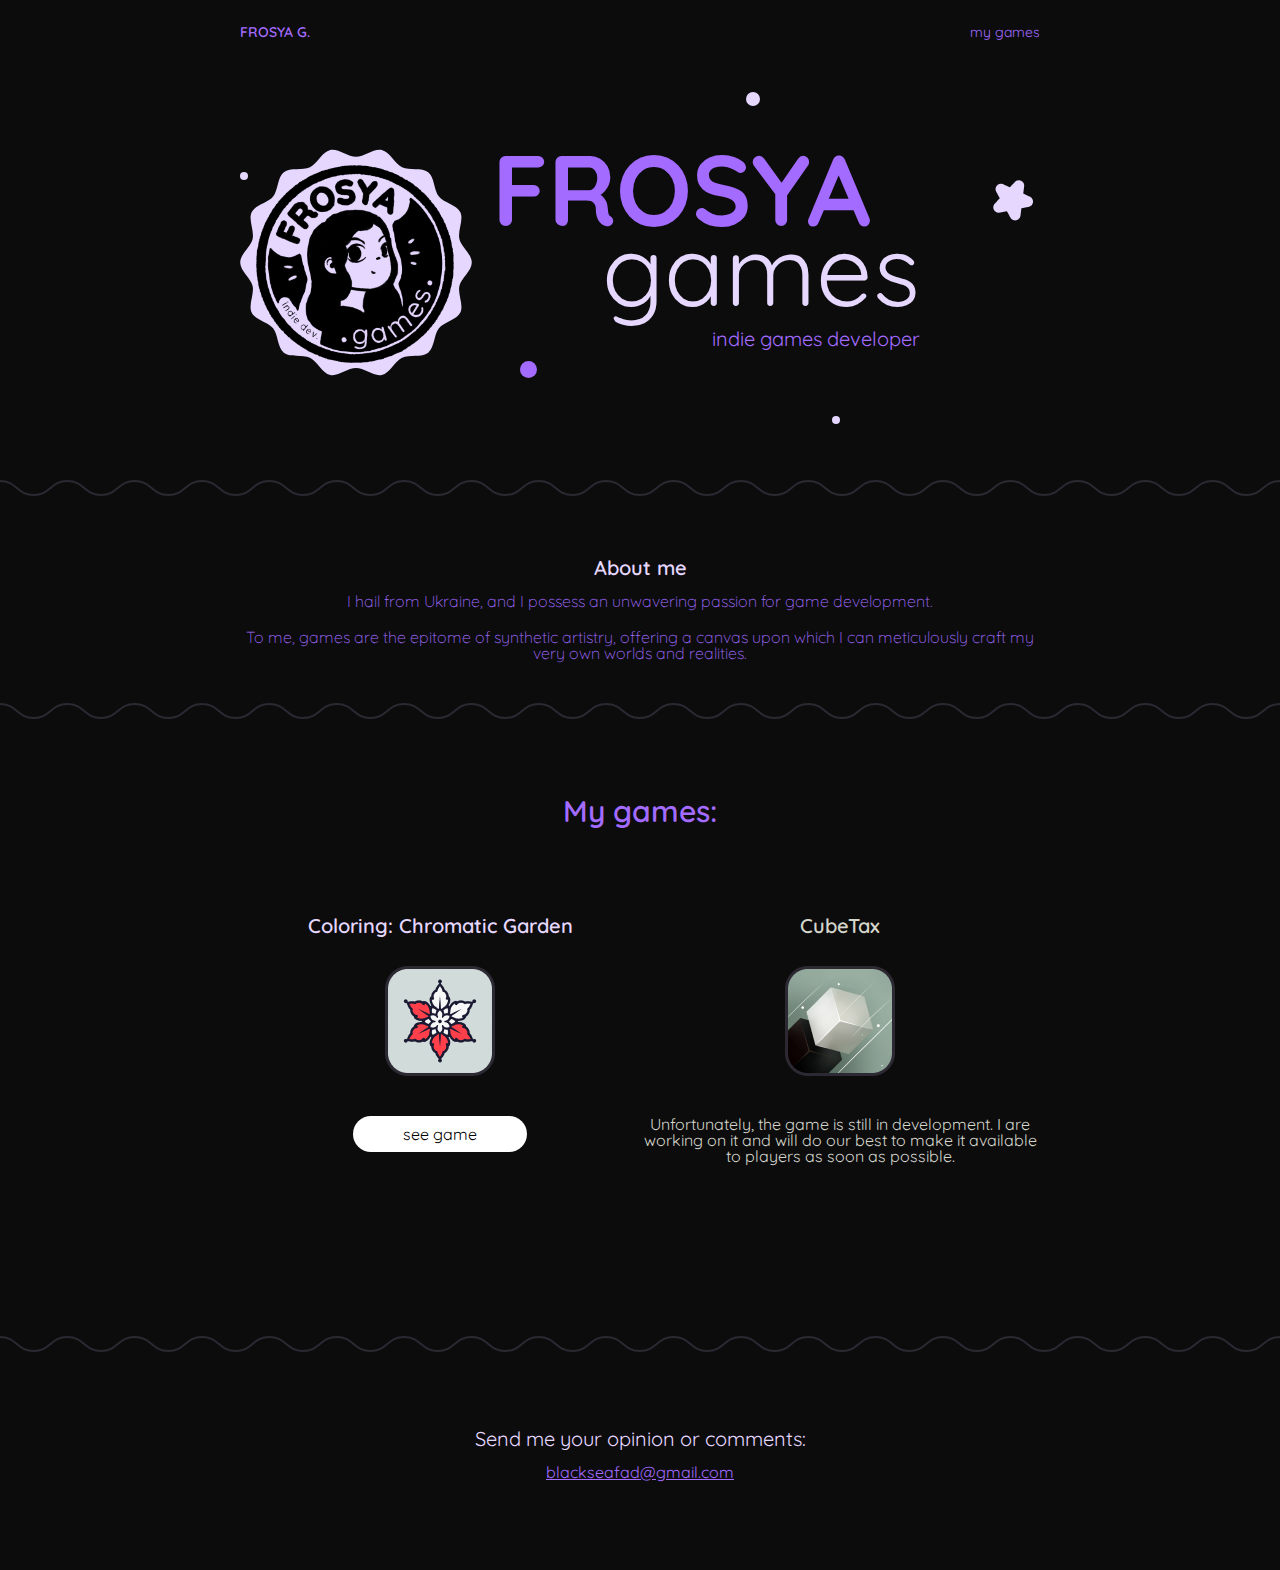
<file: index.html>
<!DOCTYPE html>
<html lang="en">
	<head>
		<meta charset="UTF-8" />
		<meta name="viewport" content="width=device-width, initial-scale=1.0" />
		<title>Frosya Games</title>
		<link rel="stylesheet" href="fonts.css" />
		<link rel="stylesheet" href="styles.css" />
	</head>
	<body>
		<section class="container">
			<div class="header purple">
				<p>Frosya G.</p>
				<a>my games</a>
			</div>
			<div class="hero">
				<div class="logo">
					<img
						src="assets/images/ringLogo.svg"
						class="spinning-element"
					/>
					<img src="assets/images/full_logo.png" class="icon" />
				</div>
				<div class="hero-text">
					<h3 class="purple">Frosya</h3>
					<div class="hero-text-align">
						<h4>games</h4>
						<p class="purple">indie games developer</p>
					</div>
				</div>
				<div class="hero-dot hero-dot-1"></div>
				<div class="hero-dot hero-dot-2"></div>
				<div class="hero-dot hero-dot-3"></div>
				<div class="hero-dot hero-dot-4"></div>
				<img
					src="assets/images/star.png"
					alt="decorative star"
					class="hero-star"
				/>
			</div>
		</section>
		<div class="divider"></div>
		<section class="about container">
			<h4>About me</h4>
			<p>
				I hail from Ukraine, and I possess an unwavering passion for
				game development.
			</p>
			<p>
				To me, games are the epitome of synthetic artistry, offering a
				canvas upon which I can meticulously craft my very own worlds
				and realities.
			</p>
		</section>
		<div class="divider"></div>
		<div class="container my-work">
			<h3>My games:</h3>
			<div class="my-work-items-container">
				<div class="my-work-item">
					<h5>Coloring: Chromatic Garden</h5>
					<img src="assets/images/chromatic-garden-logo.png" alt="" />
					<a href="Coloring-CG-game/Coloring-CG.html" class="button-link coloring">see game</a>
				</div>
				<div class="my-work-item">
					<h5>CubeTax</h5>
					<img src="assets/images/cubetax-logo.png" alt="" />
					<p style="text-align: center;">Unfortunately, the game is still in development. I are working on it and will do our best to make it available to players as soon as possible.</p>
					<!-- <a href="" class="button-link cubetax">see game</a> -->
				</div>
			</div>
		</div>
		<div class="divider"></div>
		<div class="container footer">
			<p>Send me your opinion or comments:</p>
			<a href="mailto:blackseafad@gmail.com"> blackseafad@gmail.com</a>
		</div>
	</body>
</html>
</file>
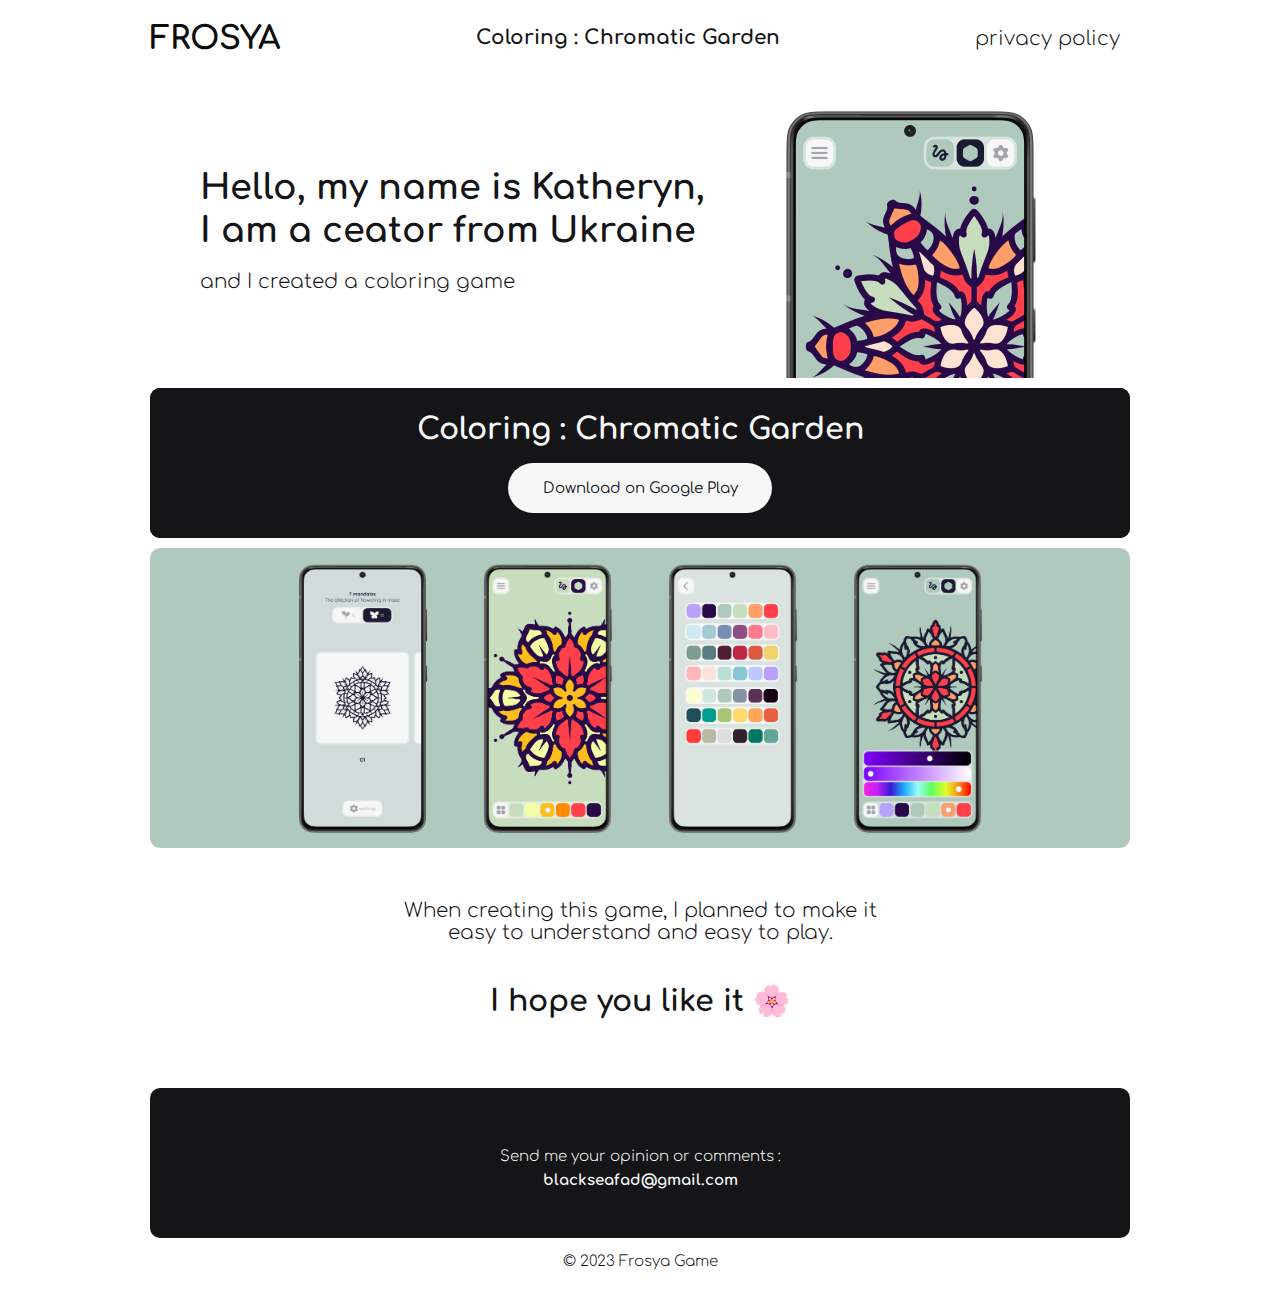
<file: Coloring-CG-game/Coloring-CG.html>
<?xml version="1.0" encoding="UTF-8" ?>
<!DOCTYPE html>
<html>
<head>
    <meta charset="UTF-8">
    <title>BlackFad Game</title>
    <!-- <link rel="stylesheet" href="mystyle.css"> -->

    <!-- іконка в вкладці -->
    <link rel="icon" type="image/x-icon" href="img/smoll_logo.png">

    <!-- Favicon   підключення гугл шрифтів -->
    <link rel="preconnect" href="https://fonts.googleapis.com">
    <link rel="preconnect" href="https://fonts.gstatic.com" crossorigin>
    <link href="https://fonts.googleapis.com/css2?family=Comfortaa:wght@300;700&display=swap" rel="stylesheet">
    <!-- ---------------------------------- -->


</head>
<body>
<div style="display: flex; flex-direction: column; align-items: center;">
  <div style="height: 60px; width: 980px; margin: 0px 0px 10px 0px; display: flex; justify-content: space-between;">
    <div style="display: flex; justify-content: space-between; align-items: center; width: 100%;">

      <a href="../index.html" style="text-decoration: none;">
          <h1 style="margin: 0px 20px 0px 0px; text-transform: uppercase; font-family: 'Comfortaa', sans-serif; font-weight: bold; color: #0C0C0D;">Frosya</h1>
      </a>

      <h1 style="font-family: 'Comfortaa'; font-weight: 700; font-size: 20px; color: #151517; line-height: 22px;">Coloring : Chromatic Garden</h1>
      
      <a href="Coloring-CG_privacypolicy.html" style="text-decoration: none; font-family: 'Comfortaa'; font-size: 15px; font-weight: 300; color: #151517; line-height: 17px;">
        <p style=" margin: 0px 10px 0px 20px; font-family: 'Comfortaa'; font-size: 20px; font-weight: 300; color: #151517; line-height: 17px;">privacy policy</p>
      </a>
    </div>
  </div>
</div>


<div style="display: flex; flex-direction: column; align-items: center;">

<!-- ПЕРШИЙ БЛОК -->
<div style="height: 320px; width: 980px; display: flex; flex-direction: row; margin: 0px 0px 0px 0px">
  <div style="height: 300px; width: 600px; margin: 0px 0px 0px 0px">
      <h1 style="font-family: 'Comfortaa'; font-weight: 700; font-size: 35px; color: #151517; line-height: 40px; margin: 90px auto auto 50px">
        Hello, my name is Katheryn,</h1>
      <h1 style="font-family: 'Comfortaa'; font-weight: 700; font-size: 35px; color: #151517; line-height: 40px; margin: 3px auto auto 50px">
        I am a ceator from Ukraine</h1>
      <p style="font-family: 'Comfortaa'; font-size: 20px; font-weight: 300; color: #151517; line-height: 22px; margin: 20px auto auto 50px">
        and I created a coloring game</p>
  </div>
  <div style="height: 300px; width: 300px; margin: 0px 0px 0px 10px; display: flex; flex-direction: column; align-items: center;">
    <img style="height: 300px; width: 300px;" src="img/Pre-view_1.png">
  </div>
</div>

<!-- ДРУГИЙ БЛОК З КНОПКОЮ-->
<div style="border-radius: 10px; background-color: #151517; height: 150px; width: 980px; margin: -10px 0px 0px 0px">
	<div style="background-color: #151517; height: 150px; border-radius: 10px; width: 100%; display: flex; flex-direction: column; align-items: center; ">
        <h2 style="color: #F6F8F8; font-weight: 700; line-height: 33px; font-size: 30px; font-family: 'Comfortaa'; margin: 25px auto 17px auto;">Coloring : Chromatic Garden</h2>

        <a href="https://play.google.com/store/apps/details?id=com.FrosyaGames.ColoringChromaticGarden" target="_blank" rel="noopener noreferrer">
        <button style=" height: 50px; width: 264px;; background-color: #F6F8F8; color: #F6F8F8; border: none; border-radius: 25px; font-size: 15px; color: #151517; font-family:'Comfortaa'; margin:  auto auto 25px auto ">
            Download on Google Play
        </button>
        </a>
	</div>
</div>

<!-- БЛОК З СКРІНАМИ-->
<div style="border-radius: 10px; background-color: #AFC9BC; height: 300px; width: 980px; margin: 10px 0px 0px 0px; display: flex; flex-direction: column; align-items: center;">
    <div style="height: auto; width: auto;">
        <img style="height: 300px; width: 161px; margin: 0px 10px 0px 10px;" src="img/Pre-view_5.png">
        <img style="height: 300px; width: 161px; margin: 0px 10px 0px 10px;" src="img/Pre-view_6.png">
        <img style="height: 300px; width: 161px; margin: 0px 10px 0px 10px;" src="img/Pre-view_7.png">
        <img style="height: 300px; width: 161px; margin: 0px 10px 0px 10px;" src="img/Pre-view_8.png">
    </div>
</div>


    <!-- ТЕКСТ -->
    <div style="height: 250px; width: 980px; display: flex; flex-direction: row;">
        
        
        <div style="height: 200px; width: 100%;  display: flex; flex-direction: column; align-items: center; ">

            <div style="height: auto; width: auto; display: flex; flex-direction: column; align-items: center; margin: 35px 0px 0px 0px;">

                <h2 style="font-family: 'Comfortaa'; font-size: 20px; font-weight: 300; color: #151517; line-height: 22px; text-align: center; width: 500px;">
                    When creating this game, I planned to make it easy to understand and easy to play. </h2>

                <h2 style="font-family: 'Comfortaa'; font-size: 30px; font-weight: 700; color: #151517; line-height: 33px; text-align: center; width: 500px;">
                    I hope you like it 🌸 </h2>

            </div>
        </div>
    </div>

    <!-- БЛОК ПОДВАЛ -->
    <div style="border-radius: 10px; background-color: #151517; height: 150px; width: 980px;  display: flex; flex-direction: column; align-items: center; margin: -10px 0px 0px 0px;">

        <div style="height: auto; width: auto; display: flex; flex-direction: column; align-items: center; margin: 60px 0px 0px 0px;">
        <h2 style="font-family: 'Comfortaa'; font-size: 15px; font-weight: 300; color: #F6F8F8; line-height: 17px; text-align: center; width: 300px; margin: 0px 0px -5px 0px;">
            Send me your opinion or comments :</h2>

        <h2 style="font-family: 'Comfortaa'; font-size: 15px; font-weight: 700; color: #F6F8F8; line-height: 17px; text-align: center; width: 300px;">
            blackseafad@gmail.com</h2>
        </div>
    </div>
    <p style="font-family: 'Comfortaa'; font-size: 15px; font-weight: 300; color: #151517; line-height: 17px; ">
        © 2023 Frosya Game
        </p>
</div>

</body>
</html>
</file>
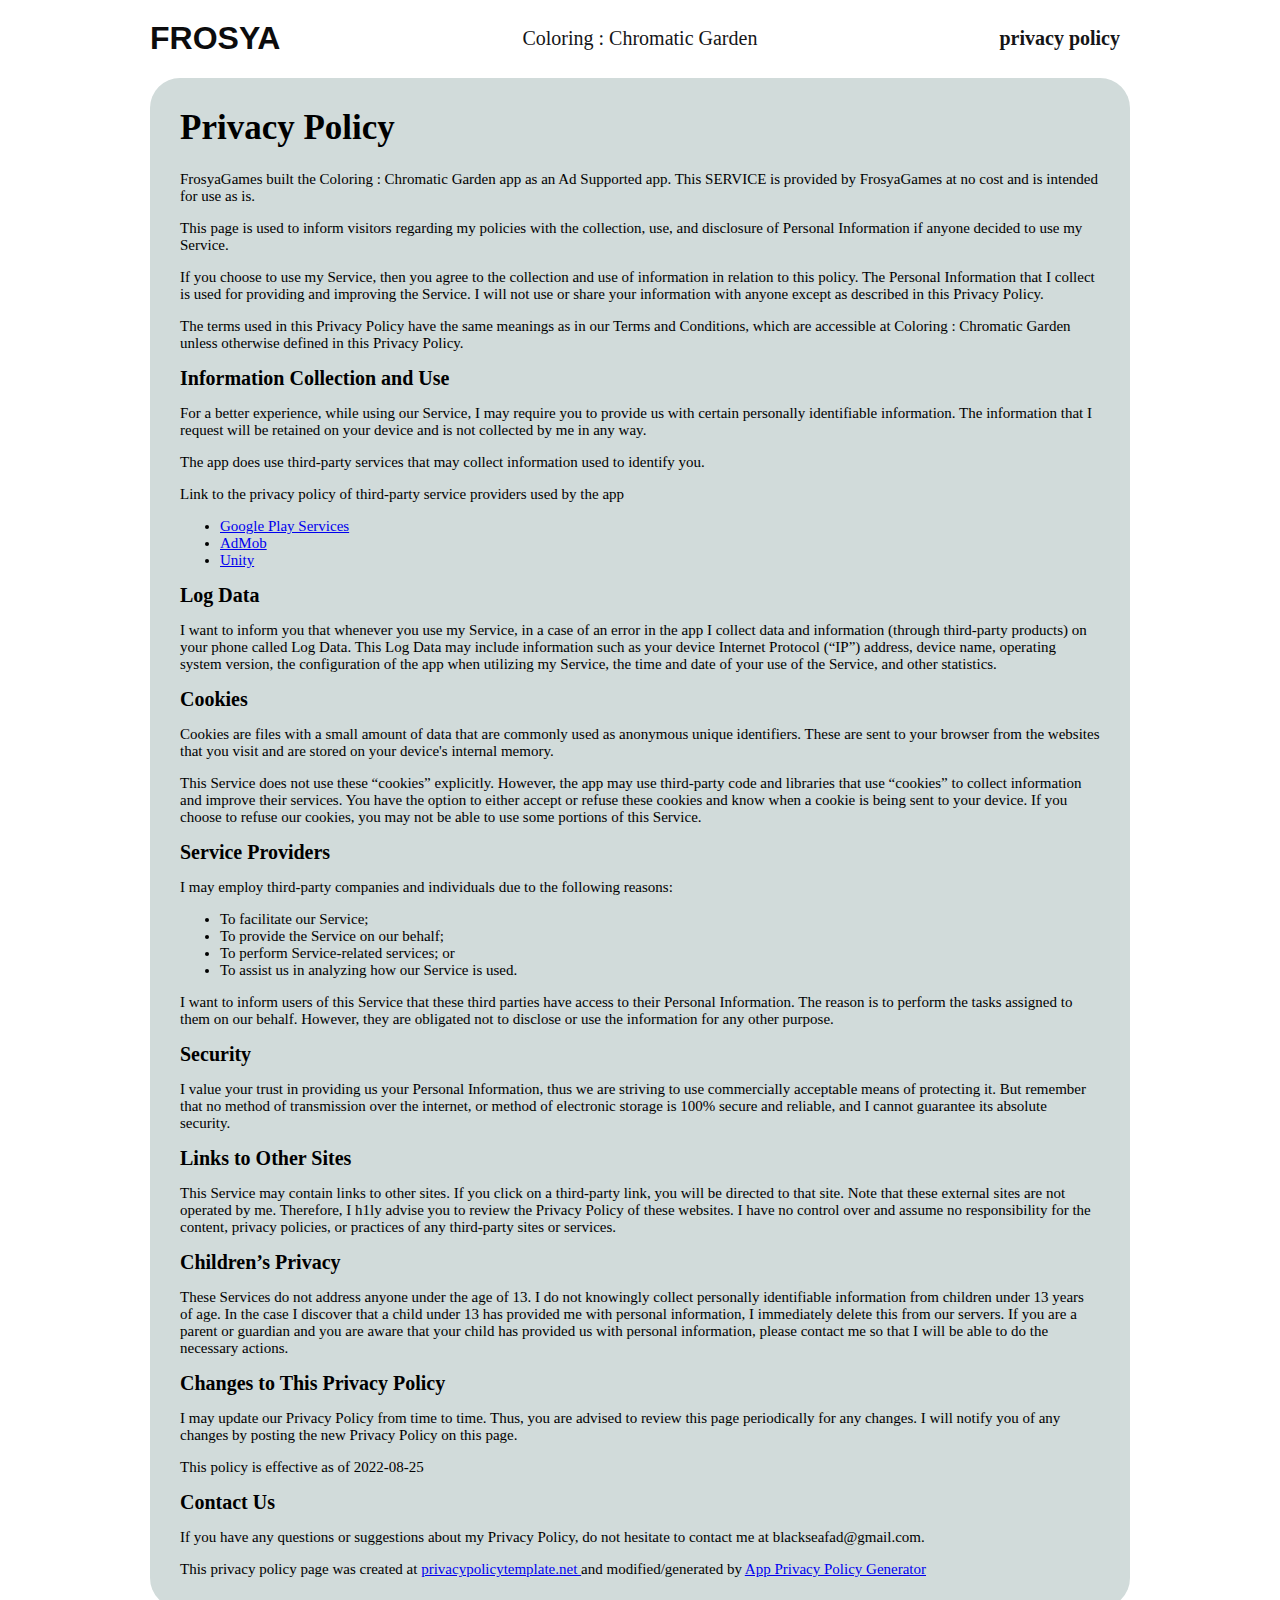
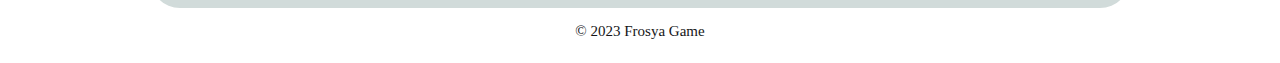
<file: Coloring-CG-game/Coloring-CG_privacypolicy.html>
<!DOCTYPE html>
<html>
<head>
    <meta charset="UTF-8">
    <title>Coloring : Chromatic Garden</title>
    <link rel="icon" type="image/x-icon" href="img/smoll_logo.png">
</head>
<body>

  <div style="display: flex; flex-direction: column; align-items: center;">
    <div style="height: 60px; width: 980px; margin: 0px 0px 10px 0px; display: flex; justify-content: space-between;">
        <div style="display: flex; justify-content: space-between; align-items: center; width: 100%;">

            <a href="../index.html" style="text-decoration: none;">
                <h1 style="margin: 0px 20px 0px 0px; text-transform: uppercase; font-family: 'Comfortaa', sans-serif; font-weight: bold; color: #0C0C0D;">Frosya</h1>
            </a>

            <a href="Coloring-CG.html" style="text-decoration: none; font-family: 'Comfortaa'; font-size: 15px; font-weight: 300; color: #151517; line-height: 17px;">
                <h1 style="font-family: 'Comfortaa'; font-weight: 300; font-size: 20px; color: #151517; line-height: 22px;">Coloring : Chromatic Garden</h1>
            </a>
            
            
            <p style=" margin: 0px 10px 0px 20px; font-family: 'Comfortaa'; font-size: 20px; font-weight: 700; color: #151517; line-height: 17px;">privacy policy</p>
        </div>
    </div>
</div>



<div style="display: flex; flex-direction: column; align-items: center;">

    <div style="font-family: 'Comfortaa'; font-size: 15px; font-weight: 300; border-radius: 30px; background-color: #D1DBDA; height: auto; width: 980px;">
      <div style="margin: 30px">
    <h1 style="font-weight: 700; font-size: 35px; line-height: 40px;">Privacy Policy</h1> <p>
        FrosyaGames built the Coloring : Chromatic Garden app as
        an Ad Supported app. This SERVICE is provided by
        FrosyaGames at no cost and is intended for use as
        is.
      </p> <p>
        This page is used to inform visitors regarding my
        policies with the collection, use, and disclosure of Personal
        Information if anyone decided to use my Service.
      </p> <p>
        If you choose to use my Service, then you agree to
        the collection and use of information in relation to this
        policy. The Personal Information that I collect is
        used for providing and improving the Service. I will not use or share your information with
        anyone except as described in this Privacy Policy.
      </p> <p>
        The terms used in this Privacy Policy have the same meanings
        as in our Terms and Conditions, which are accessible at
        Coloring : Chromatic Garden unless otherwise defined in this Privacy Policy.
      </p> <p><h1 style="font-weight: 700; font-size: 20px;">Information Collection and Use</h1></p> <p>
        For a better experience, while using our Service, I
        may require you to provide us with certain personally
        identifiable information. The information that
        I request will be retained on your device and is not collected by me in any way.
      </p> <div><p>
          The app does use third-party services that may collect
          information used to identify you.
        </p> <p>
          Link to the privacy policy of third-party service providers used
          by the app
        </p> <ul><li><a href="https://www.google.com/policies/privacy/" target="_blank" rel="noopener noreferrer">Google Play Services</a></li><li><a href="https://support.google.com/admob/answer/6128543?hl=en" target="_blank" rel="noopener noreferrer">AdMob</a></li><!----><!----><!----><!----><!----><!----><!----><!----><!----><li><a href="https://unity3d.com/legal/privacy-policy" target="_blank" rel="noopener noreferrer">Unity</a></li><!----><!----><!----><!----><!----><!----><!----><!----><!----><!----><!----><!----><!----><!----><!----><!----></ul></div> <p><h1 style="font-weight: 700; font-size: 20px;">Log Data</h1></p> <p>
        I want to inform you that whenever you
        use my Service, in a case of an error in the app
        I collect data and information (through third-party
        products) on your phone called Log Data. This Log Data may
        include information such as your device Internet Protocol
        (“IP”) address, device name, operating system version, the
        configuration of the app when utilizing my Service,
        the time and date of your use of the Service, and other
        statistics.
      </p> <p><h1 style="font-weight: 700; font-size: 20px;">Cookies</h1></p> <p>
        Cookies are files with a small amount of data that are
        commonly used as anonymous unique identifiers. These are sent
        to your browser from the websites that you visit and are
        stored on your device's internal memory.
      </p> <p>
        This Service does not use these “cookies” explicitly. However,
        the app may use third-party code and libraries that use
        “cookies” to collect information and improve their services.
        You have the option to either accept or refuse these cookies
        and know when a cookie is being sent to your device. If you
        choose to refuse our cookies, you may not be able to use some
        portions of this Service.
      </p> <p><h1 style="font-weight: 700; font-size: 20px;">Service Providers</h1></p> <p>
        I may employ third-party companies and
        individuals due to the following reasons:
      </p> <ul><li>To facilitate our Service;</li> <li>To provide the Service on our behalf;</li> <li>To perform Service-related services; or</li> <li>To assist us in analyzing how our Service is used.</li></ul> <p>
        I want to inform users of this Service
        that these third parties have access to their Personal
        Information. The reason is to perform the tasks assigned to
        them on our behalf. However, they are obligated not to
        disclose or use the information for any other purpose.
      </p> <p><h1 style="font-weight: 700; font-size: 20px;">Security</h1></p> <p>
        I value your trust in providing us your
        Personal Information, thus we are striving to use commercially
        acceptable means of protecting it. But remember that no method
        of transmission over the internet, or method of electronic
        storage is 100% secure and reliable, and I cannot
        guarantee its absolute security.
      </p> <p><h1 style="font-weight: 700; font-size: 20px;">Links to Other Sites</h1></p> <p>
        This Service may contain links to other sites. If you click on
        a third-party link, you will be directed to that site. Note
        that these external sites are not operated by me.
        Therefore, I h1ly advise you to review the
        Privacy Policy of these websites. I have
        no control over and assume no responsibility for the content,
        privacy policies, or practices of any third-party sites or
        services.
      </p> <p><h1 style="font-weight: 700; font-size: 20px;">Children’s Privacy</h1></p> <div><p>
          These Services do not address anyone under the age of 13.
          I do not knowingly collect personally
          identifiable information from children under 13 years of age. In the case
          I discover that a child under 13 has provided
          me with personal information, I immediately
          delete this from our servers. If you are a parent or guardian
          and you are aware that your child has provided us with
          personal information, please contact me so that
          I will be able to do the necessary actions.
        </p></div> <!----> <p><h1 style="font-weight: 700; font-size: 20px;">Changes to This Privacy Policy</h1></p> <p>
        I may update our Privacy Policy from
        time to time. Thus, you are advised to review this page
        periodically for any changes. I will
        notify you of any changes by posting the new Privacy Policy on
        this page.
      </p> <p>This policy is effective as of 2022-08-25</p> <p><h1 style="font-weight: 700; font-size: 20px;">Contact Us</h1></p> <p>
        If you have any questions or suggestions about my
        Privacy Policy, do not hesitate to contact me at blackseafad@gmail.com.
      </p> <p>This privacy policy page was created at <a href="https://privacypolicytemplate.net" target="_blank" rel="noopener noreferrer">privacypolicytemplate.net </a>and modified/generated by <a href="https://app-privacy-policy-generator.nisrulz.com/" target="_blank" rel="noopener noreferrer">App Privacy Policy Generator</a></p>
    </div>
    </div>
    <p style="font-family: 'Comfortaa'; font-size: 15px; font-weight: 300; color: #151517; line-height: 17px; ">
      © 2023 Frosya Game
    </p>
</div>
</body>
</html>
</file>
<file: fonts.css>
@font-face {
	font-family: "Quicksand-Bold";
	src: url("assets/fonts/Quicksand-Bold.ttf");
	font-weight: 700;
	font-style: normal;
}

@font-face {
	font-family: "Quicksand-Regular";
	src: url("assets/fonts/Quicksand-Regular.ttf");
	font-weight: 400;
	font-style: normal;
}

@font-face {
	font-family: "Quicksand-SemiBold";
	src: url("assets/fonts/Quicksand-SemiBold.ttf");
	font-weight: 600;
	font-style: normal;
}

@font-face {
	font-family: "Quicksand-Light";
	src: url("assets/fonts/Quicksand-Light.ttf");
	font-weight: 300;
	font-style: normal;
}
</file>
<file: styles.css>
/* Reset all default styles */
html,
body,
div,
span,
applet,
object,
iframe,
h1,
h2,
h3,
h4,
h5,
h6,
p,
blockquote,
pre,
a,
abbr,
acronym,
address,
big,
cite,
code,
del,
dfn,
em,
img,
ins,
kbd,
q,
s,
samp,
small,
strike,
strong,
sub,
sup,
tt,
var,
b,
u,
i,
center,
dl,
dt,
dd,
ol,
ul,
li,
fieldset,
form,
label,
legend,
table,
caption,
tbody,
tfoot,
thead,
tr,
th,
td,
article,
aside,
canvas,
details,
embed,
figure,
figcaption,
footer,
header,
hgroup,
menu,
nav,
output,
ruby,
section,
summary,
time,
mark,
audio,
video {
	margin: 0;
	padding: 0;
	border: 0;
	font-size: 100%;
	font: inherit;
	vertical-align: baseline;
}

/* HTML5 display-role reset for older browsers */
article,
aside,
details,
figcaption,
figure,
footer,
header,
hgroup,
menu,
nav,
section {
	display: block;
}

body {
	line-height: 1;
}

ol,
ul {
	list-style: none;
}

blockquote,
q {
	quotes: none;
}

blockquote:before,
blockquote:after,
q:before,
q:after {
	content: "";
	content: none;
}

table {
	border-collapse: collapse;
	border-spacing: 0;
}

:root {
	--purple: #a36bff;
	--light-purple: #e6d7ff;
	--background: #0c0c0d;
	--cubetax: #92a99c;
}

body {
	background-color: var(--background);
	font-family: "Quicksand-Regular", sans-serif;
}

.container {
	max-width: 800px;
	width: 100%;
	box-sizing: border-box;
	margin-left: auto;
	margin-right: auto;
}

.header {
	display: flex;
	justify-content: space-between;
	padding: 10px 0;
	margin: 15px 0;
	font-size: 14px;
}

.header p {
	text-transform: uppercase;
	font-family: "Quicksand-SemiBold", sans-serif;
}

.purple {
	color: var(--purple);
}

.icon {
	position: absolute;
	top: 0;
	left: 0;
	height: 230px;
}

.hero {
	margin: 100px 0;
	position: relative;
	display: flex;
	gap: 20px;
}

.logo {
	position: relative;
}

.hero-text {
	flex: 1;
}

.hero h3 {
	font-size: 100px;
	font-weight: 700;
	line-height: 80px;
	font-family: "Quicksand-Bold";
	text-transform: uppercase;
}

.hero h4 {
	color: var(--light-purple);
	font-size: 100px;
	line-height: 80px;
	font-family: "Quicksand-Regular";
}

.hero p {
	font-size: 20px;
	line-height: 19px;
	font-family: "Quicksand-Regular";
	margin-top: 20px;
}

.hero-text-align {
	flex: 1;
	width: fit-content;
	display: flex;
	flex-direction: column;
	align-items: flex-end;
	margin-left: 20%;
}

.hero-dot {
	border-radius: 50%;
	position: absolute;
}

.hero-dot-1 {
	height: 14px;
	width: 14px;
	right: 35%;
    top: -25%;
	background: var(--light-purple);
}

.hero-dot-2 {
	width: 8px;
	height: 8px;
	left: 0;
	top: 10%;
	background: var(--light-purple);
}

.hero-dot-3 {
	width: 17px;
	height: 17px;
	background: var(--purple);
	bottom: 0%;
	left: 35%;
}

.hero-dot-4 {
	width: 8px;
	height: 8px;
	background: var(--light-purple);
	bottom: -20%;
	right: 25%;
}

.hero-star {
	position: absolute;
	right: 0;
	top: 10%;
}

.divider {
	height: 20px;
	background-image: url("assets/images/wavy-line.svg");
	background-position: center;
	background-repeat: repeat-x;
}

.about {
	margin-top: 60px;
	margin-bottom: 40px;
}

.about h4 {
	text-align: center;
	font-size: 20px;
	font-family: "Quicksand-SemiBold";
	margin-bottom: 15px;
	color: var(--light-purple);
}

.about p {
	font-size: 16px;
	text-align: center;
	color: var(--purple);
	font-family: "Quicksand-Light";
	margin-bottom: 20px;
}

@keyframes spin {
	0% {
		transform: rotate(0deg);
	}
	100% {
		transform: rotate(360deg);
	}
}

.spinning-element {
	animation: spin 20s linear infinite;
}

.my-work {
	margin-top: 75px;
	margin-bottom: 170px;
}

.my-work h3 {
	color: var(--purple);
	text-align: center;
	font-family: "Quicksand-SemiBold";
	font-size: 30px;
}

.my-work-items-container {
	display: flex;
	margin-top: 90px;
}

.my-work-item {
	flex: 1;
	display: flex;
	flex-direction: column;
	align-items: center;
}

.my-work-item h5 {
	text-align: center;
	font-family: "Quicksand-SemiBold";
	font-size: 20px;
	margin-bottom: 30px;
}

.my-work-item:first-child {
	color: var(--light-purple);
}

.my-work-item:last-child {
	color: #d4d5cb;
}

.my-work-item img {
	margin-bottom: 40px;
}

.button-link {
	display: block;
	padding: 10px 50px;
	text-decoration: none;
	text-align: center;
	color: black;
	border-radius: 60px;
	transition: background-color 0.3s ease;
}

.coloring {
	background-color: white;
}

.cubetax {
	background-color: var(--cubetax);
}

.button-link:hover {
	background-color: var(--purple);
}

.footer {
	margin-top: 75px;
	margin-bottom: 90px;
	display: flex;
	flex-direction: column;
	align-items: center;
}

.footer p {
	color: var(--light-purple);
	text-align: center;
	font-family: "Quicksand-Regular";
	font-size: 20px;
}

.footer a {
	display: block;
	width: fit-content;
	color: var(--purple);
	margin-top: 15px;
	text-align: center;
}

@media only screen and (max-width: 767px) {
	/* Your mobile styles here */
	.hero {
		flex-direction: column;
		align-items: center;
	}
	.hero-text-align {
		margin-left: 20px;
	}
	.my-work-items-container {
		flex-direction: column;
		gap: 50px;
	}
	.my-work {
		margin-bottom: 70px;
	}

	.container {
		padding: 0 5%;
	}

	.hero h3 {
		font-size: 80px;
	}

	.hero h4 {
		font-size: 80px;
	}
}
</file>
